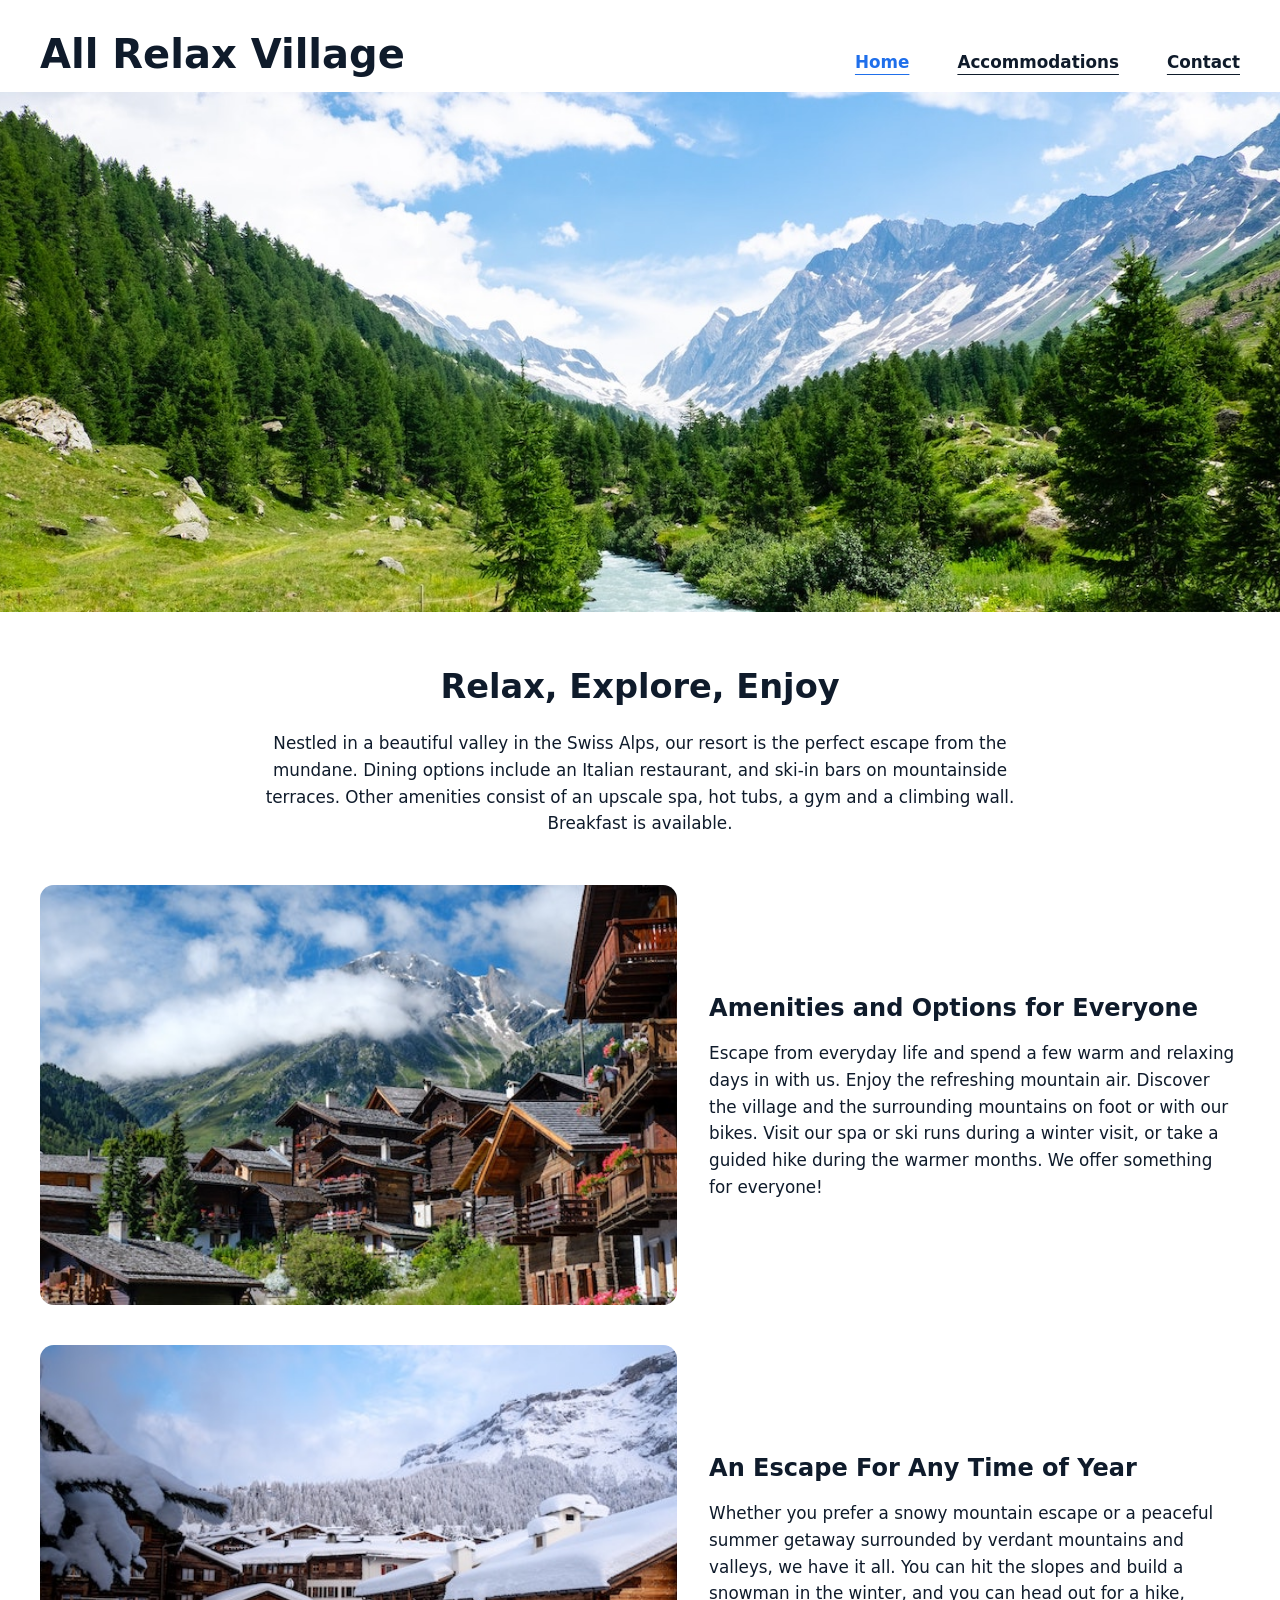
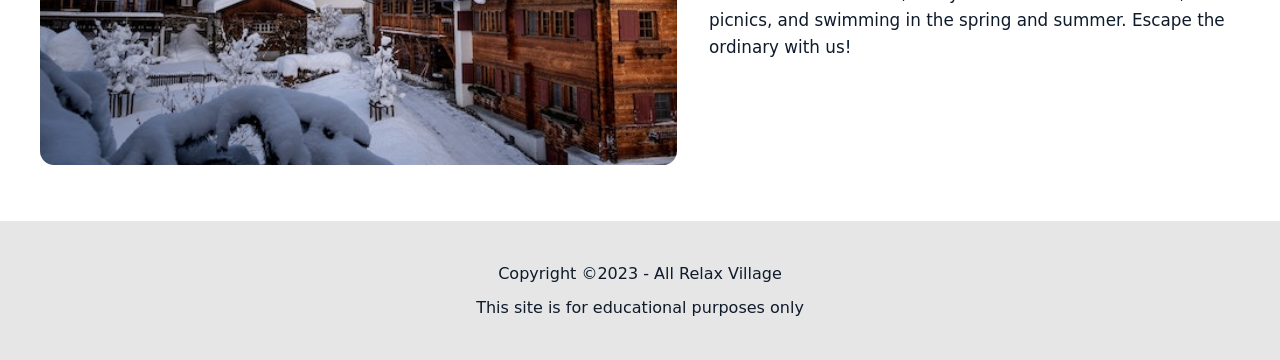
<file: index.html>
<!doctype html>
<html lang="en">
<head>
  <meta charset="utf-8">
  <meta name="viewport" content="width=device-width, initial-scale=1">
  <title>All Relax Village | Home</title>
  <meta name="author" content="Yansel Martinez">
  <meta name="description" content="All Relax Village in the Swiss Alps: amenities, seasonal escapes, and ways to get in touch.">

  <link rel="icon" href="favicon.ico">
  <link rel="stylesheet" href="styles.css">
</head>

<body>
  <div class="site">
    <header class="site-header">
      <h1 class="site-title"><a href="index.html">All Relax Village</a></h1>

      <nav class="site-nav" aria-label="Primary navigation">
        <ul>
          <li><a class="current" href="index.html" aria-current="page">Home</a></li>
          <li><a href="#" title="Placeholder link">Accommodations</a></li>
          <li><a href="contact.html">Contact</a></li>
        </ul>
      </nav>
    </header>

    <div class="hero">
      <img src="images/swiss-valley.jpg" alt="A scenic valley in the Swiss Alps with mountain peaks in the distance." width="1280" height="520">
    </div>

    <main>
      <section class="intro" aria-labelledby="intro-heading">
        <h2 id="intro-heading">Relax, Explore, Enjoy</h2>
        <p>
          Nestled in a beautiful valley in the Swiss Alps, our resort is the perfect escape from the mundane.
          Dining options include an Italian restaurant, and ski-in bars on mountainside terraces. Other amenities
          consist of an upscale spa, hot tubs, a gym and a climbing wall. Breakfast is available.
        </p>
      </section>

      <section class="features" aria-label="Resort highlights">
        <article class="feature">
          <img src="images/swiss-chalet.jpg" alt="A Swiss chalet surrounded by mountains and evergreen trees." width="640" height="420">
          <div class="feature-text">
            <h3>Amenities and Options for Everyone</h3>
            <p>
              Escape from everyday life and spend a few warm and relaxing days in with us. Enjoy the refreshing
              mountain air. Discover the village and the surrounding mountains on foot or with our bikes. Visit
              our spa or ski runs during a winter visit, or take a guided hike during the warmer months. We offer
              something for everyone!
            </p>
          </div>
        </article>

        <article class="feature">
          <img src="images/snowy-chalet.jpg" alt="A snowy chalet in winter with mountains in the background." width="640" height="420">
          <div class="feature-text">
            <h3>An Escape For Any Time of Year</h3>
            <p>
              Whether you prefer a snowy mountain escape or a peaceful summer getaway surrounded by verdant
              mountains and valleys, we have it all. You can hit the slopes and build a snowman in the winter,
              and you can head out for a hike, picnics, and swimming in the spring and summer. Escape the ordinary
              with us!
            </p>
          </div>
        </article>
      </section>
    </main>

    <footer class="site-footer">
      <p>Copyright &copy;2023 - All Relax Village</p>
      <p>This site is for educational purposes only</p>
    </footer>
  </div>
</body>
</html>
</file>
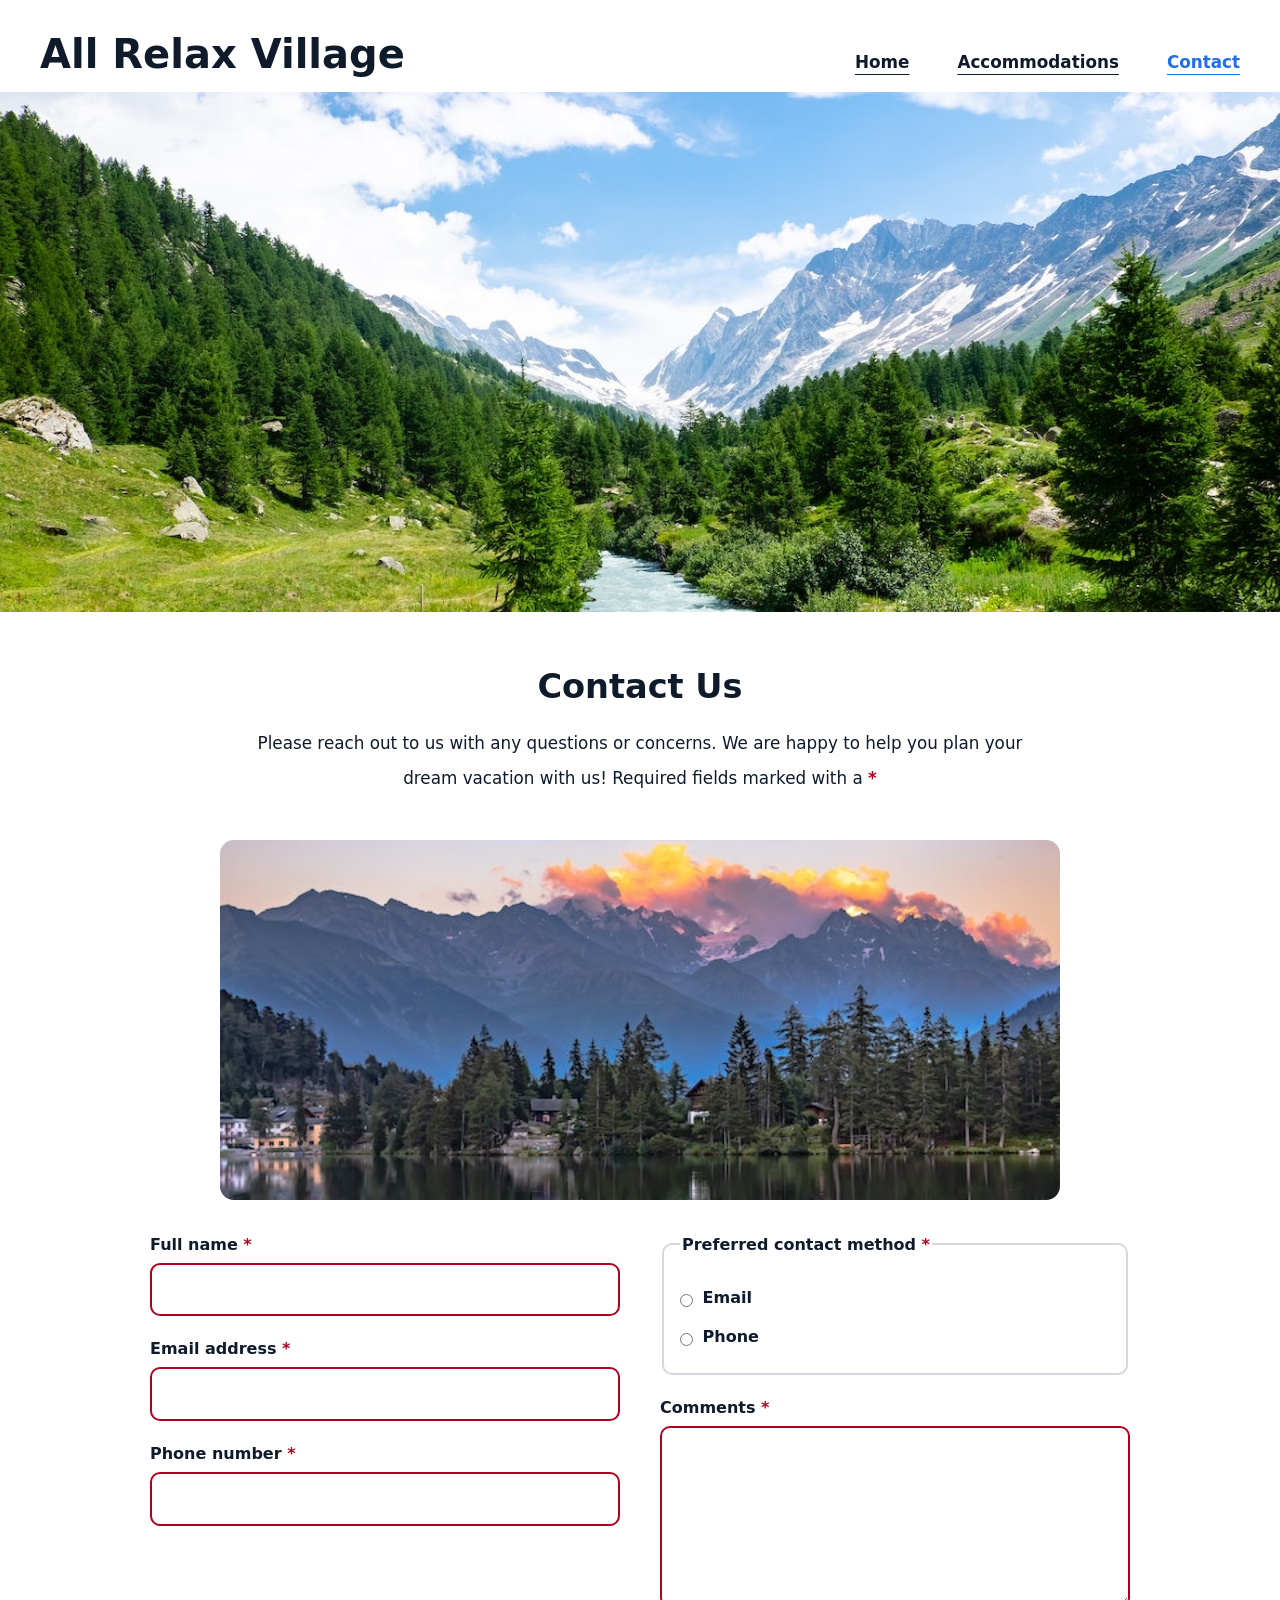
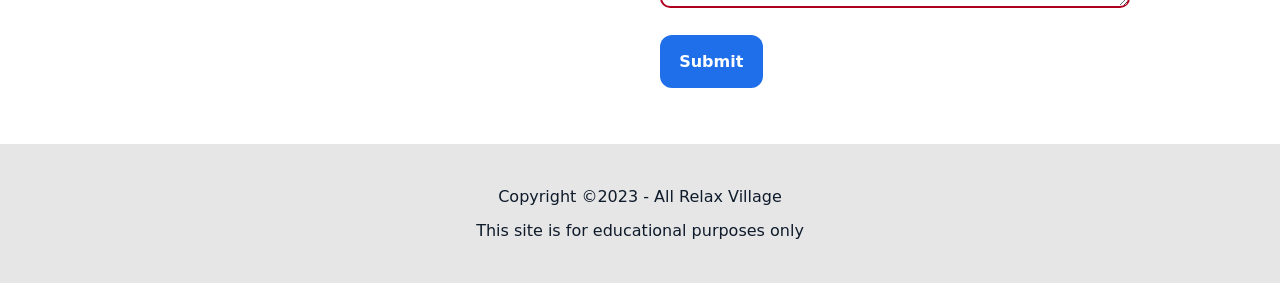
<file: contact.html>
<!doctype html>
<html lang="en">
<head>
  <meta charset="utf-8">
  <meta name="viewport" content="width=device-width, initial-scale=1">
  <title>All Relax Village | Contact</title>
  <meta name="author" content="Yansel Martinez">
  <meta name="description" content="Contact All Relax Village to ask questions and plan your dream vacation in the Swiss Alps.">

  <link rel="icon" href="favicon.ico">
  <link rel="stylesheet" href="styles.css">
</head>

<body>
  <div class="site">
    <header class="site-header">
      <h1 class="site-title"><a href="index.html">All Relax Village</a></h1>

      <nav class="site-nav" aria-label="Primary navigation">
        <ul>
          <li><a href="index.html">Home</a></li>
          <li><a href="#" title="Placeholder link">Accommodations</a></li>
          <li><a class="current" href="contact.html" aria-current="page">Contact</a></li>
        </ul>
      </nav>
    </header>

    <div class="hero">
      <img src="images/swiss-valley.jpg" alt="A scenic valley in the Swiss Alps with mountain peaks in the distance." width="1280" height="520">
    </div>

    <main>
      <section class="intro" aria-labelledby="contact-heading">
        <h2 id="contact-heading">Contact Us</h2>
        <p>
          Please reach out to us with any questions or concerns. We are happy to help you plan your dream vacation with us!
          <span class="required-note">Required fields marked with a <span class="required">*</span></span>
        </p>
      </section>

      <section class="contact-layout" aria-label="Contact form and resort image">
        <img class="contact-image" src="images/swiss-sunset.jpg" alt="A warm sunset over the Swiss Alps with peaks silhouetted against the sky." width="960" height="360">

        <form class="contact-form" method="post" action="https://wp.zybooks.com/form-viewer.php">
          <div class="form-col">
            <div class="form-field">
              <label for="full-name">Full name <span class="required">*</span></label>
              <input id="full-name" name="full-name" type="text" required autocomplete="name">
            </div>

            <div class="form-field">
              <label for="email">Email address <span class="required">*</span></label>
              <input id="email" name="email" type="email" required autocomplete="email">
            </div>

            <div class="form-field">
              <label for="phone">Phone number <span class="required">*</span></label>
              <input id="phone" name="phone" type="tel" required autocomplete="tel">
            </div>
          </div>

          <div class="form-col">
            <fieldset class="form-field">
              <legend>Preferred contact method <span class="required">*</span></legend>

              <div class="radio-row">
                <input id="pref-email" name="preferred-contact" type="radio" value="email" required>
                <label for="pref-email">Email</label>
              </div>

              <div class="radio-row">
                <input id="pref-phone" name="preferred-contact" type="radio" value="phone">
                <label for="pref-phone">Phone</label>
              </div>
            </fieldset>

            <div class="form-field">
              <label for="comments">Comments <span class="required">*</span></label>
              <textarea id="comments" name="comments" rows="6" required></textarea>
            </div>

            <div class="form-actions">
              <button type="submit">Submit</button>
            </div>
          </div>
        </form>
      </section>
    </main>

    <footer class="site-footer">
      <p>Copyright &copy;2023 - All Relax Village</p>
      <p>This site is for educational purposes only</p>
    </footer>
  </div>
</body>
</html>
</file>
<file: styles.css>
/* =========================
   SITE STYLES (FINAL PROJECT)
   Fixed-width: 1280px
   ========================= */

:root{
  --ink: #0f1b2b;
  --slate: #2a3b52;
  --sky: #e8f1fb;
  --snow: #ffffff;
  --mist: #f4f6f8;
  --accent: #1f6feb;

  --radius: 14px;
  --shadow: 0 8px 24px rgba(15, 27, 43, 0.10);

  --fonts: system-ui, -apple-system, "Segoe UI", sans-serif;
}

*,
*::before,
*::after{
  box-sizing: border-box;
}

body{
  margin: 0;
  font-family: var(--fonts);
  color: var(--ink);
  background: linear-gradient(180deg, var(--sky), var(--mist));
  line-height: 1.6;
}

.site{
  width: 1280px;
  margin: 0 auto;
  background: var(--snow);
  box-shadow: var(--shadow);
}

.site-header{
  display: flex;
  align-items: baseline;
  justify-content: space-between;
  gap: 2rem;
  padding: 2rem 2.5rem 1rem;
}

.site-title{
  font-size: 2.5rem;
  line-height: 1.1;
  margin: 0;
  font-weight: 800;
}

.site-title a{
  color: var(--ink);
  text-decoration: none;
}

.site-title a:focus{
  outline: 3px solid var(--accent);
  outline-offset: 4px;
}

.site-nav ul{
  list-style: none;
  display: flex;
  gap: 3rem;
  margin: 0;
  padding: 0;
}

.site-nav a{
  font-size: 1.05rem;
  color: var(--ink);
  text-decoration: underline;
  text-underline-offset: 6px;
  font-weight: 700;
}

.site-nav a:hover{
  color: var(--accent);
}

.site-nav a:focus{
  outline: 3px solid var(--accent);
  outline-offset: 6px;
}

.site-nav a.current{
  color: var(--accent);
}

.hero img{
  display: block;
  width: 100%;
  height: 520px;
  object-fit: cover;
}

main{
  padding: 3rem 2.5rem 3.5rem;
}

.intro{
  text-align: center;
  margin: 0 auto 3rem;
  max-width: 76ch;
}

.intro h2{
  font-size: 2.1rem;
  margin: 0 0 1rem;
  font-weight: 800;
}

.intro p{
  margin: 0;
  font-size: 1.05rem;
}

.required-note{
  display: inline-block;
  margin-top: 0.5rem;
}

.required{
  color: #b00020;
  font-weight: 800;
}

.features{
  display: grid;
  gap: 2.5rem;
}

.feature{
  display: grid;
  grid-template-columns: 1.2fr 1fr;
  gap: 2rem;
  align-items: center;
}

.feature img{
  width: 100%;
  height: 420px;
  object-fit: cover;
  border-radius: var(--radius);
}

.feature-text h3{
  font-size: 1.5rem;
  margin: 0 0 0.75rem;
  font-weight: 800;
}

.feature-text p{
  margin: 0;
  font-size: 1.05rem;
  max-width: 60ch;
}

/* Contact Layout 1 */
.contact-layout{
  display: grid;
  gap: 2rem;
  justify-items: center;
}

.contact-image{
  width: 70%;
  height: 360px;
  object-fit: cover;
  border-radius: var(--radius);
}

.contact-form{
  width: 100%;
  max-width: 980px;
  display: grid;
  grid-template-columns: 1fr 1fr;
  gap: 2.5rem;
  align-items: start;
}

.form-field{
  margin-bottom: 1.25rem;
}

label,
legend{
  display: inline-block;
  font-size: 1rem;
  font-weight: 700;
  margin-bottom: 0.35rem;
}

input,
textarea{
  width: 100%;
  font: inherit;
  font-size: 1rem;
  padding: 0.75rem 0.85rem;
  border: 2px solid rgba(42, 59, 82, 0.20);
  border-radius: 10px;
  background: var(--snow);
}

textarea{
  resize: vertical;
  min-height: 160px;
}

input:focus,
textarea:focus{
  outline: 3px solid rgba(31, 111, 235, 0.35);
  outline-offset: 2px;
  border-color: var(--accent);
}

input:invalid,
textarea:invalid{
  border-color: #b00020;
}

fieldset{
  border: 2px solid rgba(42, 59, 82, 0.20);
  border-radius: 10px;
  padding: 0.9rem 1rem 0.6rem;
}

.radio-row{
  display: flex;
  align-items: center;
  gap: 0.6rem;
  margin: 0.5rem 0;
}

.radio-row input{
  width: auto;
  margin: 0;
}

.form-actions{
  margin-top: 0.5rem;
}

button{
  font: inherit;
  font-size: 1rem;
  font-weight: 800;
  padding: 0.85rem 1.2rem;
  border: 0;
  border-radius: 12px;
  background: var(--accent);
  color: var(--snow);
  cursor: pointer;
}

button:hover{
  filter: brightness(0.92);
}

button:focus{
  outline: 3px solid rgba(31, 111, 235, 0.45);
  outline-offset: 3px;
}

.site-footer{
  background: #e6e6e6;
  text-align: center;
  padding: 2rem 1rem;
}

.site-footer p{
  margin: 0.5rem 0;
  font-size: 1rem;
}
</file>
